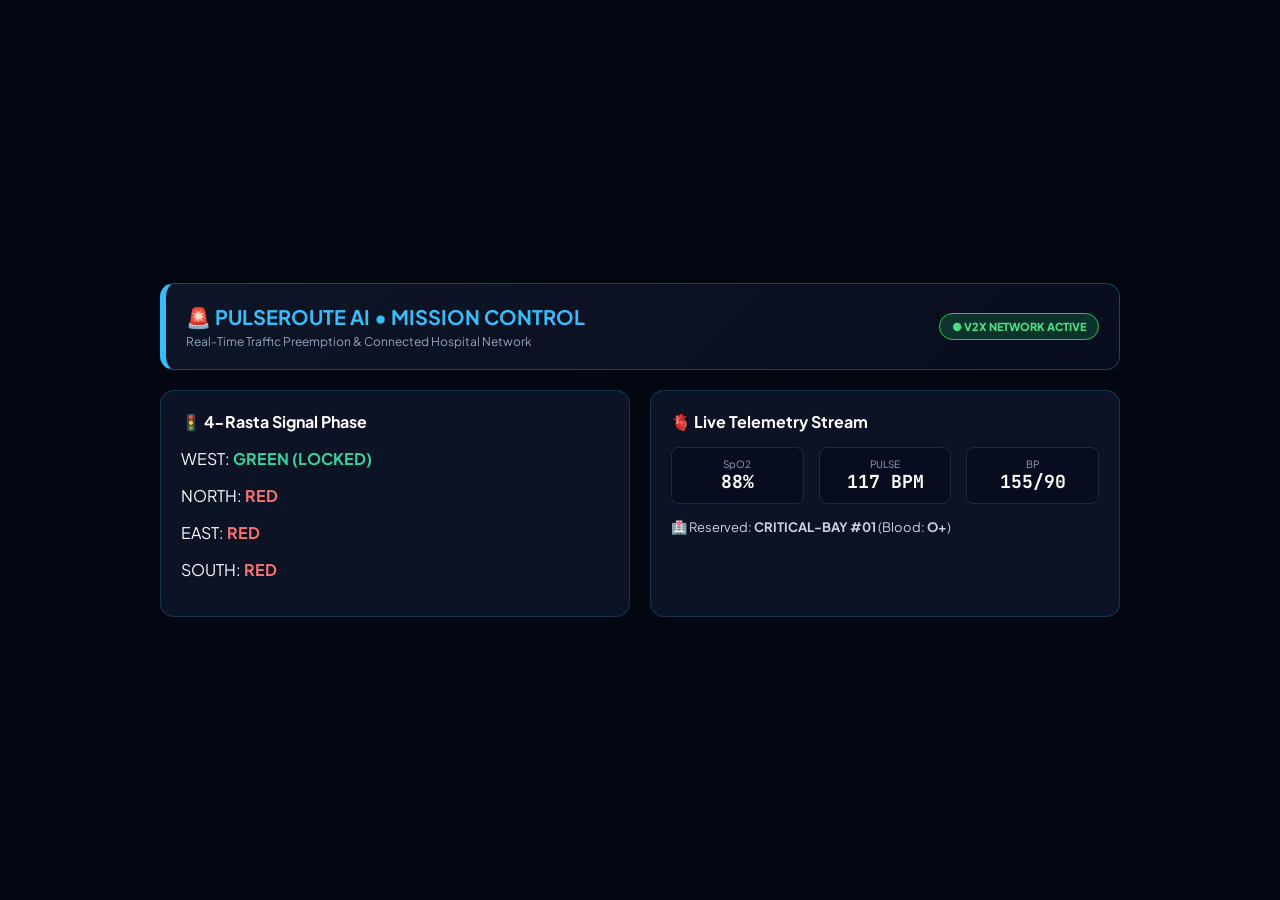
<file: frontend/index.html>
﻿<!DOCTYPE html>
<html lang="en">
<head>
    <meta charset="UTF-8">
    <meta name="viewport" content="width=device-width, initial-scale=1.0">
    <title>PulseRoute AI • V2X Mission Control Gateway</title>
    <link rel="stylesheet" href="styles.css">
    <link rel="stylesheet" href="https://fonts.googleapis.com/css2?family=Plus+Jakarta+Sans:wght@400;600;800&family=JetBrains+Mono:wght@700&display=swap">
</head>
<body>
    <div class="container">
        <header class="header-card">
            <div>
                <h1>🚨 PULSEROUTE AI • MISSION CONTROL</h1>
                <p>Real-Time Traffic Preemption & Connected Hospital Network</p>
            </div>
            <div class="status-badge" id="v2xStatus">● V2X NETWORK ACTIVE</div>
        </header>

        <main class="grid">
            <div class="card">
                <h2>🚦 4-Rasta Signal Phase</h2>
                <div class="signal-box" id="signalBox">
                    <p>WEST: <span class="green">GREEN (LOCKED)</span></p>
                    <p>NORTH: <span class="red">RED</span></p>
                    <p>EAST: <span class="red">RED</span></p>
                    <p>SOUTH: <span class="red">RED</span></p>
                </div>
            </div>

            <div class="card">
                <h2>🫀 Live Telemetry Stream</h2>
                <div class="metric-row">
                    <div class="metric"><span class="label">SpO2</span><span class="val">88%</span></div>
                    <div class="metric"><span class="label">PULSE</span><span class="val">117 BPM</span></div>
                    <div class="metric"><span class="label">BP</span><span class="val">155/90</span></div>
                </div>
                <p class="bay-text">🏥 Reserved: <b>CRITICAL-BAY #01</b> (Blood: <b>O+</b>)</p>
            </div>
        </main>
    </div>
    <script src="app.js"></script>
</body>
</html>
</file>
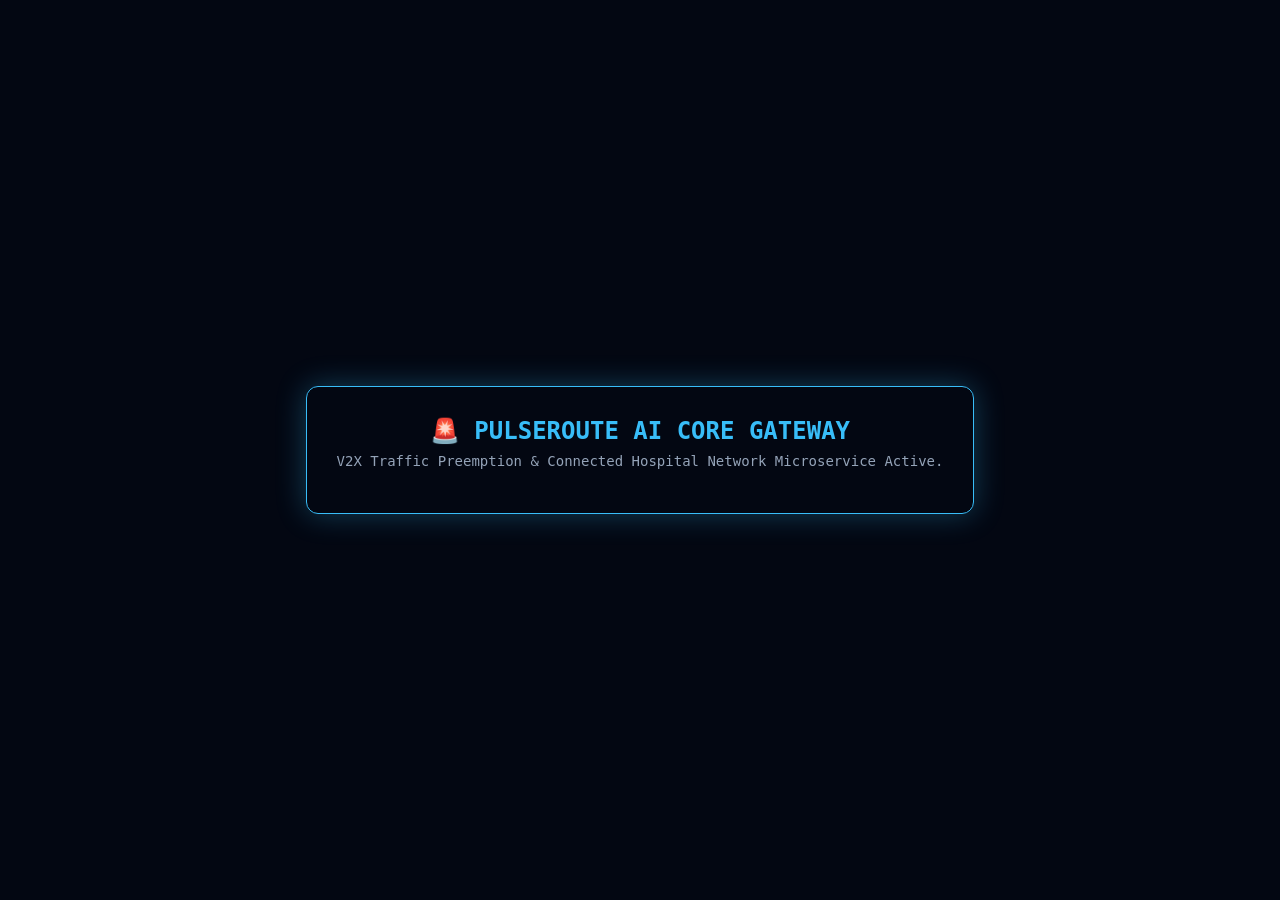
<file: backend/static/index.html>
﻿<!DOCTYPE html>
<html lang="en">
<head>
    <meta charset="UTF-8">
    <title>PulseRoute AI • V2X Mission Control Gateway</title>
    <style>
        body { background: #030712; color: #38bdf8; font-family: monospace; display: flex; justify-content: center; align-items: center; height: 100vh; margin: 0; }
        .box { border: 1px solid #38bdf8; border-radius: 12px; padding: 30px; text-align: center; box-shadow: 0 0 30px rgba(56, 189, 248, 0.3); }
        h1 { margin: 0; font-size: 24px; }
        p { color: #94a3b8; font-size: 14px; margin-top: 8px; }
    </style>
</head>
<body>
    <div class="box">
        <h1>🚨 PULSEROUTE AI CORE GATEWAY</h1>
        <p>V2X Traffic Preemption & Connected Hospital Network Microservice Active.</p>
    </div>
</body>
</html>
</file>
<file: frontend/styles.css>
﻿body {
    margin: 0; background: #030712; color: #f8fafc; font-family: 'Plus Jakarta Sans', sans-serif;
    display: flex; justify-content: center; align-items: center; min-height: 100vh;
}
.container { width: 90%; max-width: 960px; }
.header-card {
    background: linear-gradient(135deg, rgba(15,23,42,0.9), rgba(8,14,30,0.95));
    border: 1px solid rgba(56,189,248,0.3); border-left: 6px solid #38bdf8;
    border-radius: 14px; padding: 20px; display: flex; justify-content: space-between; align-items: center;
}
.header-card h1 { margin: 0; font-size: 20px; color: #38bdf8; }
.header-card p { margin: 4px 0 0 0; font-size: 12px; color: #94a3b8; }
.status-badge { background: rgba(34,197,94,0.2); color: #4ade80; border: 1px solid #22c55e; padding: 6px 12px; border-radius: 20px; font-size: 11px; font-weight: 800; }
.grid { display: grid; grid-template-columns: 1fr 1fr; gap: 20px; margin-top: 20px; }
.card { background: rgba(15,23,42,0.8); border: 1px solid rgba(56,189,248,0.2); border-radius: 14px; padding: 20px; }
.card h2 { margin: 0 0 15px 0; font-size: 16px; color: #ffffff; }
.green { color: #34d399; font-weight: bold; }
.red { color: #f87171; font-weight: bold; }
.metric-row { display: flex; gap: 15px; }
.metric { background: #070d1e; padding: 10px 15px; border-radius: 8px; border: 1px solid #1e293b; text-align: center; flex: 1; }
.label { display: block; font-size: 10px; color: #94a3b8; }
.val { font-size: 18px; font-family: 'JetBrains Mono', monospace; color: #ffffff; font-weight: bold; }
.bay-text { margin-top: 15px; font-size: 13px; color: #cbd5e1; }
</file>
